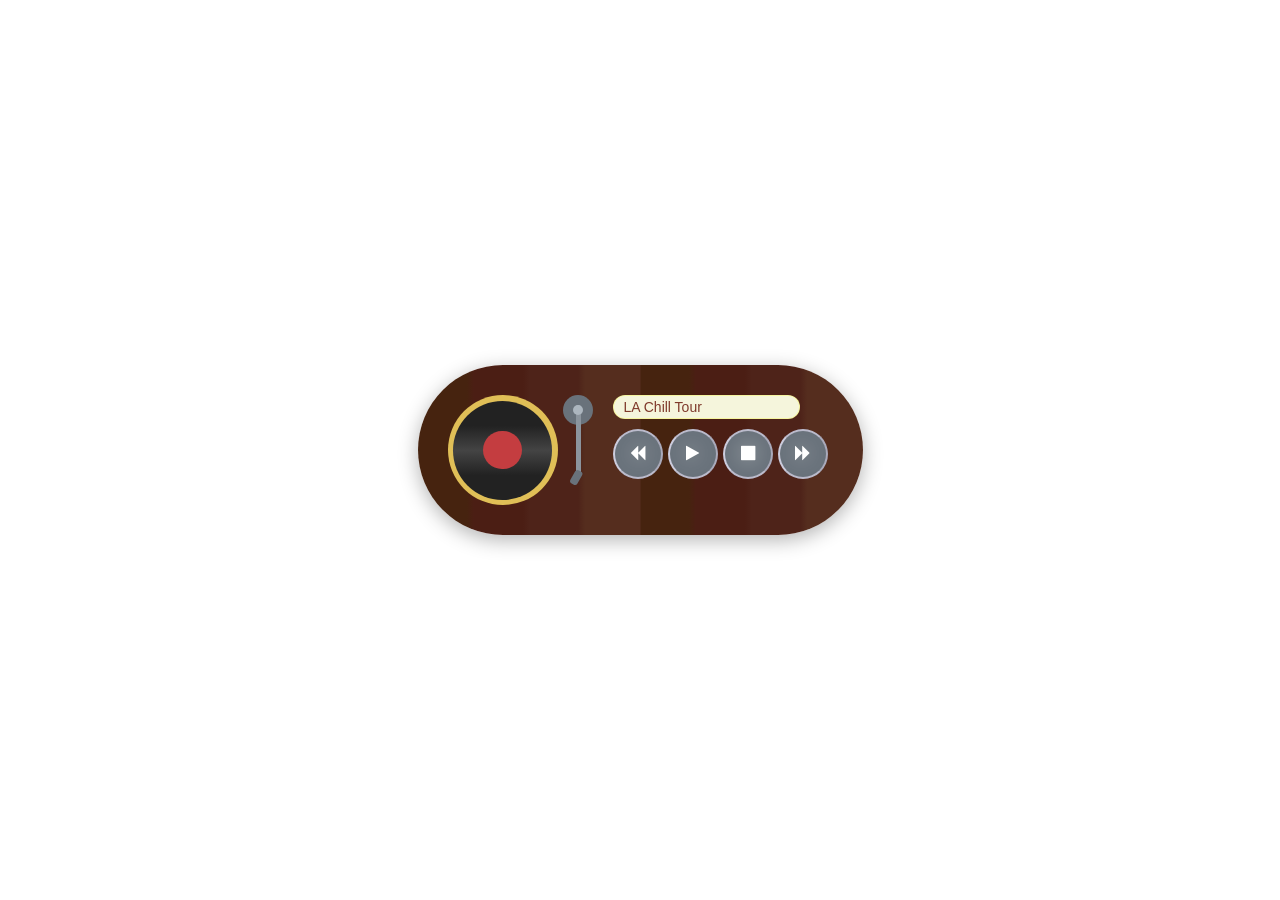
<file: task2/audioplayer/index.html>
<!DOCTYPE html>
<html lang="en">
<head>
  <meta charset="UTF-8">
  <meta name="viewport" content="width=device-width, initial-scale=1.0">
  <meta http-equiv="X-UA-Compatible" content="ie=edge">
  <title>Задача 3. Аудиоплеер | Домашнее задание к лекции 1.2</title>
  <link rel="stylesheet" href="css/style.css">
</head>
<body>
  <div class="mediaplayer">
  	<audio src="https://netology-code.github.io/hj-homeworks/html-element-collection/audioplayer/mp3/LA Chill Tour.mp3"></audio>
  	<div class="discarea">
  		<div class="disc">
  		</div>
  		<div class="stylus">
  			<div class="pivot"></div>
  			<div class="arm"></div>
  			<div class="head"></div>
  		</div>
  	</div>
  	<div class="controls">
  		<span class="title" title="LA Chill Tour"></span>
  		<div class="buttons">
  			<button class="back">
  				<i class="fa fa-backward"></i>
  			</button>
  			<button class="playstate">
  				<i class="fa fa-play"></i>
  				<i class="fa fa-pause"></i>
  			</button>
  			<button class="stop">
  				<i class="fa fa-stop"></i>
  			</button>
  			<button class="next">
  				<i class="fa fa-forward"></i>
  			</button>
  		</div>
  	</div>
  </div>
<script src="index.js"></script>
</body>
</html>
</file>
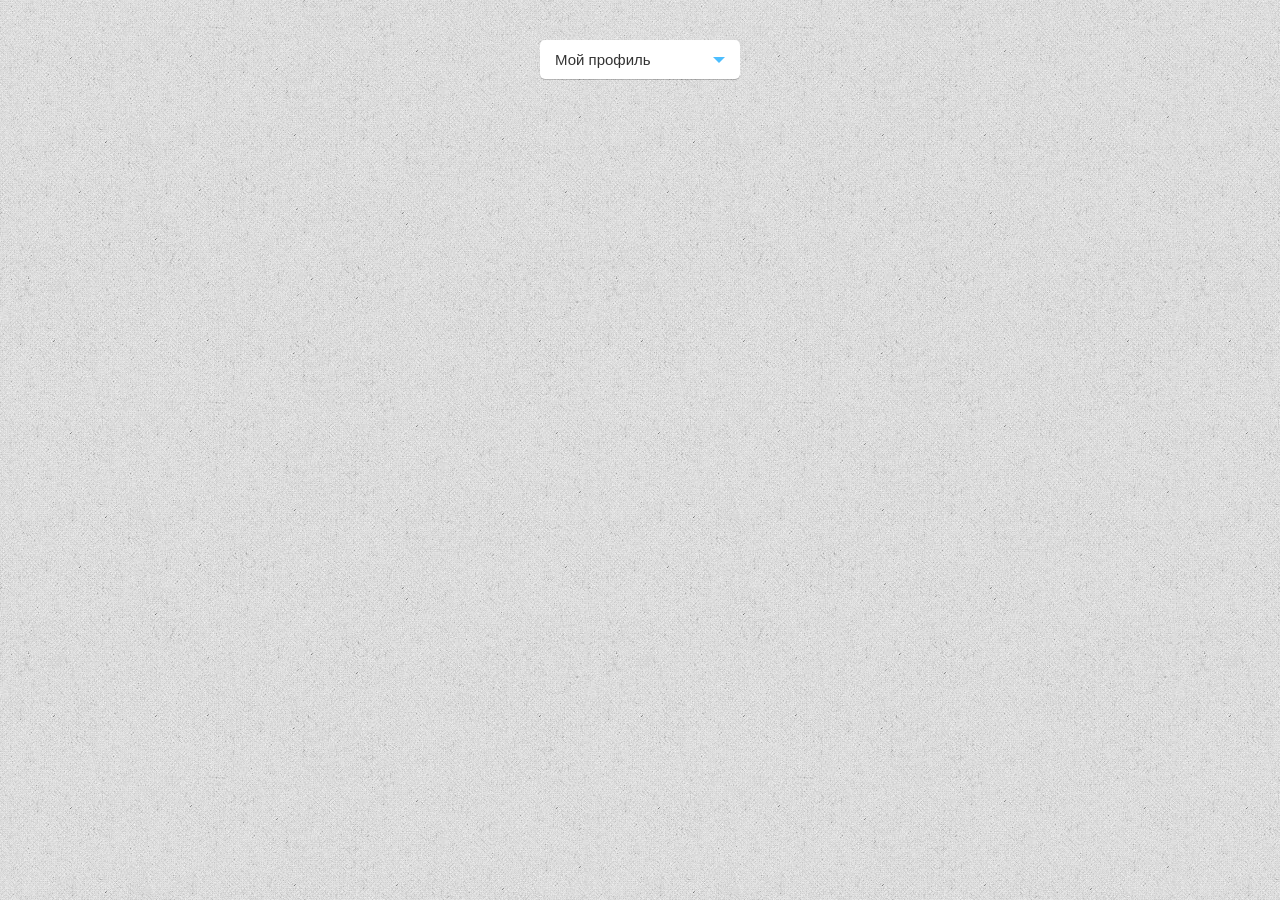
<file: task2/dropdown-menu/index.html>
<!DOCTYPE html>
<html lang="en">
<head>
  <meta charset="UTF-8">
  <meta name="viewport" content="width=device-width, initial-scale=1.0">
  <meta http-equiv="X-UA-Compatible" content="ie=edge">
  <title>Задача 1. Выпадающее меню | Домашнее задание к лекции 1.2</title>
  <link rel="stylesheet" href="css/style.css">
</head>
<body>
  <div class="wrapper-dropdown">Мой профиль
    <ul class="dropdown">
      <li><a href="#">Аватар</a></li>
      <li><a href="#">Настройки</a></li>
      <li><a href="#">Выйти</a></li>
    </ul>
  </div>
  <script src="index.js"></script>

</body>
</html>
</file>
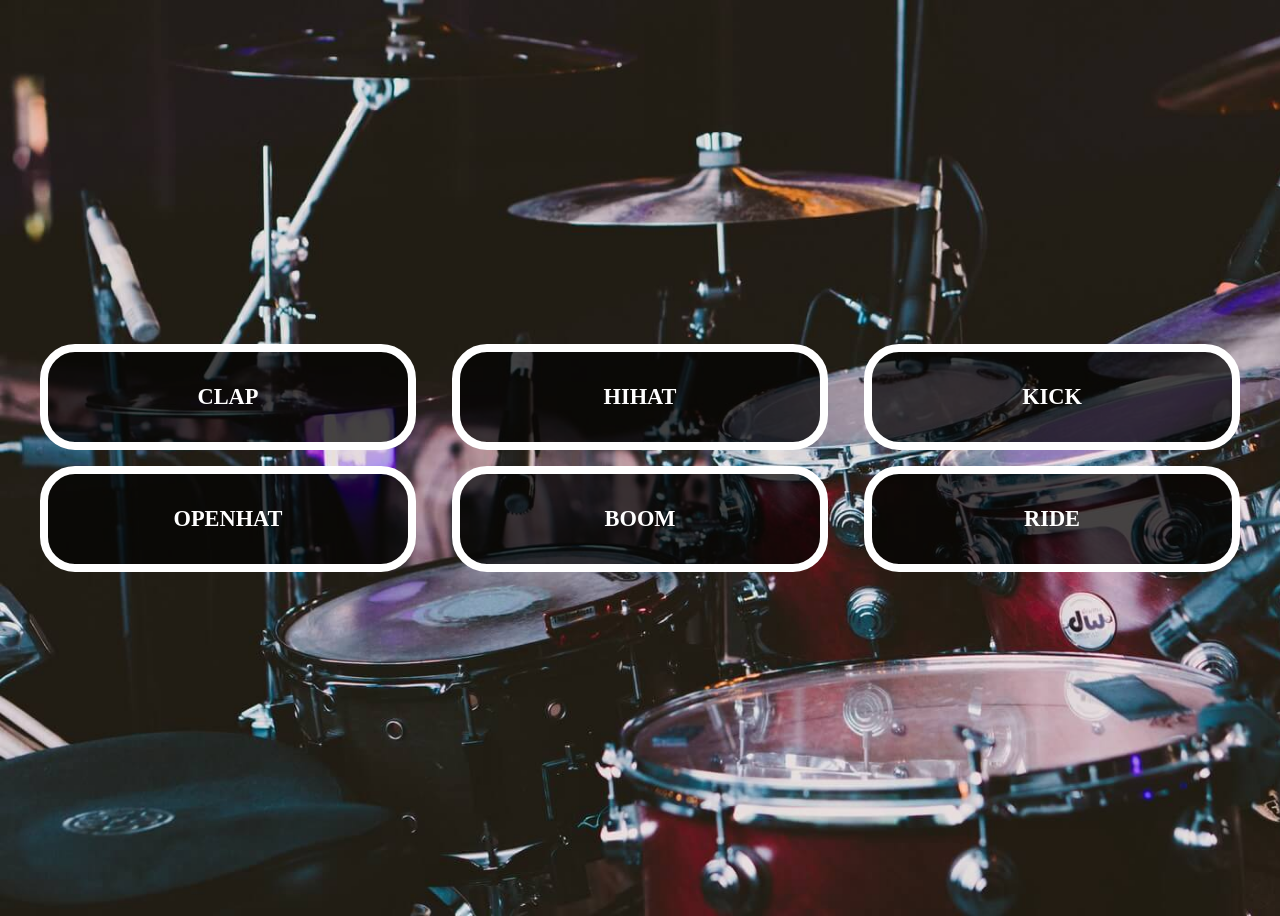
<file: task2/drum-machine/index.html>
<!DOCTYPE html>
<html lang="en">
<head>
  <meta charset="UTF-8">
  <meta name="viewport" content="width=device-width, initial-scale=1.0">
  <meta http-equiv="X-UA-Compatible" content="ie=edge">
  <title>Задача 2. Ударная установка | Домашнее задание к лекции 1.2</title>
  <link rel="stylesheet" href="css/style.css">
</head>
<body>
  <ul class="drum-kit">
    <li class="drum-kit__drum key-clap">
      <span class="drum-kit__drum__type">Clap</span>
  		<audio src="wav/clap.wav" class="audio-player"/>
  	</li>
  	<li class="drum-kit__drum key-hihat">
  	  <span class="drum-kit__drum__type">Hihat</span>
  		<audio src="wav/hihat.wav" class="audio-player"/>
  	</li>
  	<li class="drum-kit__drum key-kick">
      <span class="drum-kit__drum__type">Kick</span>
  		<audio src="wav/kick.wav" class="audio-player"/>
  	</li>
  	<li class="drum-kit__drum key-openhat">
      <span class="drum-kit__drum__type">Openhat</span>
  		<audio src="wav/openhat.wav" class="audio-player"/>
  	</li>
  	<li class="drum-kit__drum key-boom">
      <span class="drum-kit__drum__type">Boom</span>
  		<audio src="wav/boom.wav" class="audio-player"/>
  	</li>
  	<li class="drum-kit__drum key-ride">
      <span class="drum-kit__drum__type">Ride</span>
  		<audio src="wav/ride.wav" class="audio-player"/>
  	</li>
  </ul>
  <script src="index.js"></script>

</body>
</html>
</file>
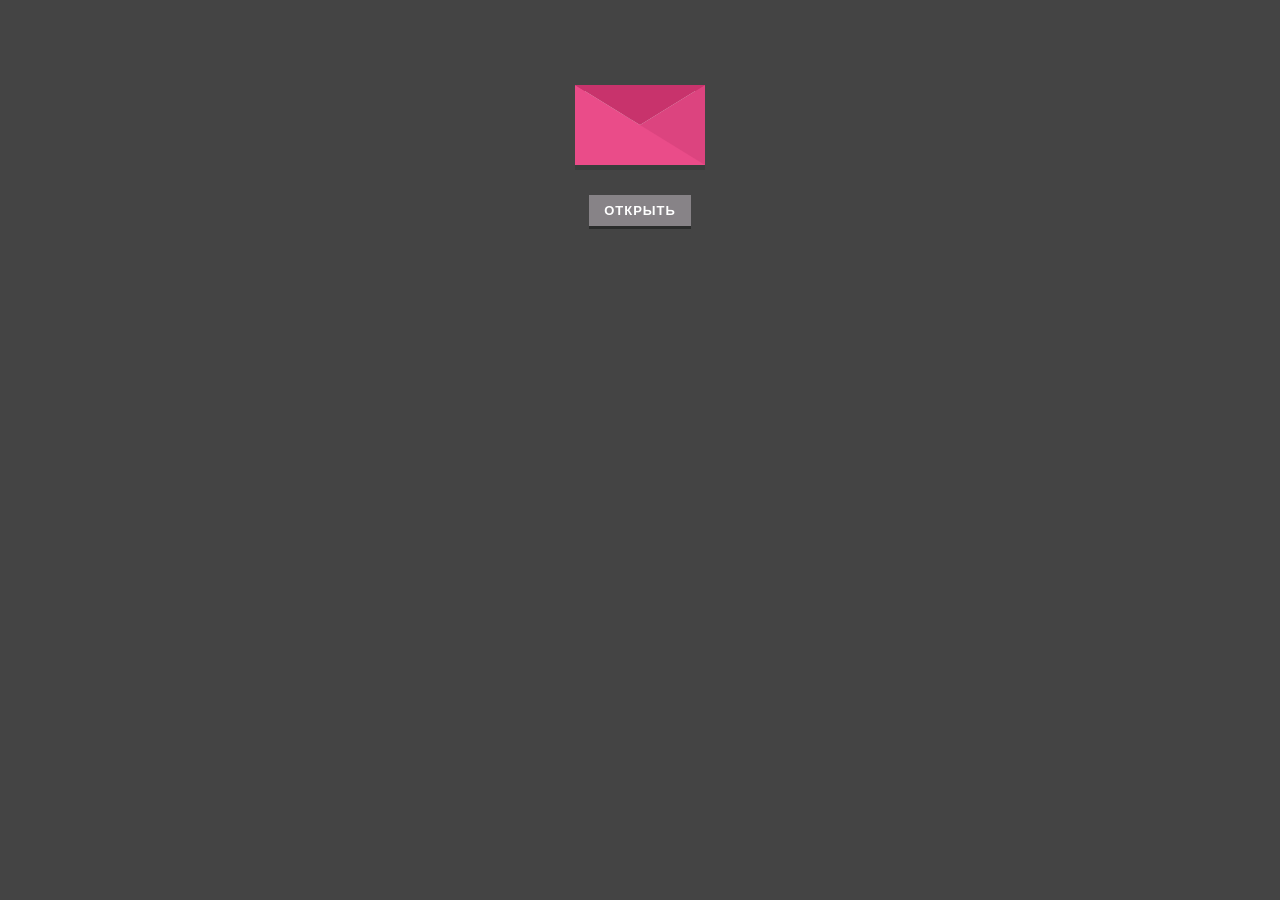
<file: task1/browser/errors/index.html>
<!DOCTYPE html>
<html lang="ru">
<head>
  <meta charset="UTF-8">
  <meta name="viewport" content="width=device-width, initial-scale=1.0">
  <meta http-equiv="X-UA-Compatible" content="ie=edge">
  <title>Ошибки</title>
  <link rel="stylesheet" href="css/main.css">
</head>
<body>
  <main class="container" id="mail">

    <div class="envelope">
      <div class="paper">
        <ul>
          <li></li>
          <li></li>
          <li></li>
          <li></li>
        </ul>
        <div class="noti">1</div>
      </div>
    </div>
    <div class="open"></div>

    <input id="open" type="button" value="Открыть">

  </main>
  <script src="./js/open.js"></script>
  <script src="./js/ui.js"></script>
</body>
</html>
</file>
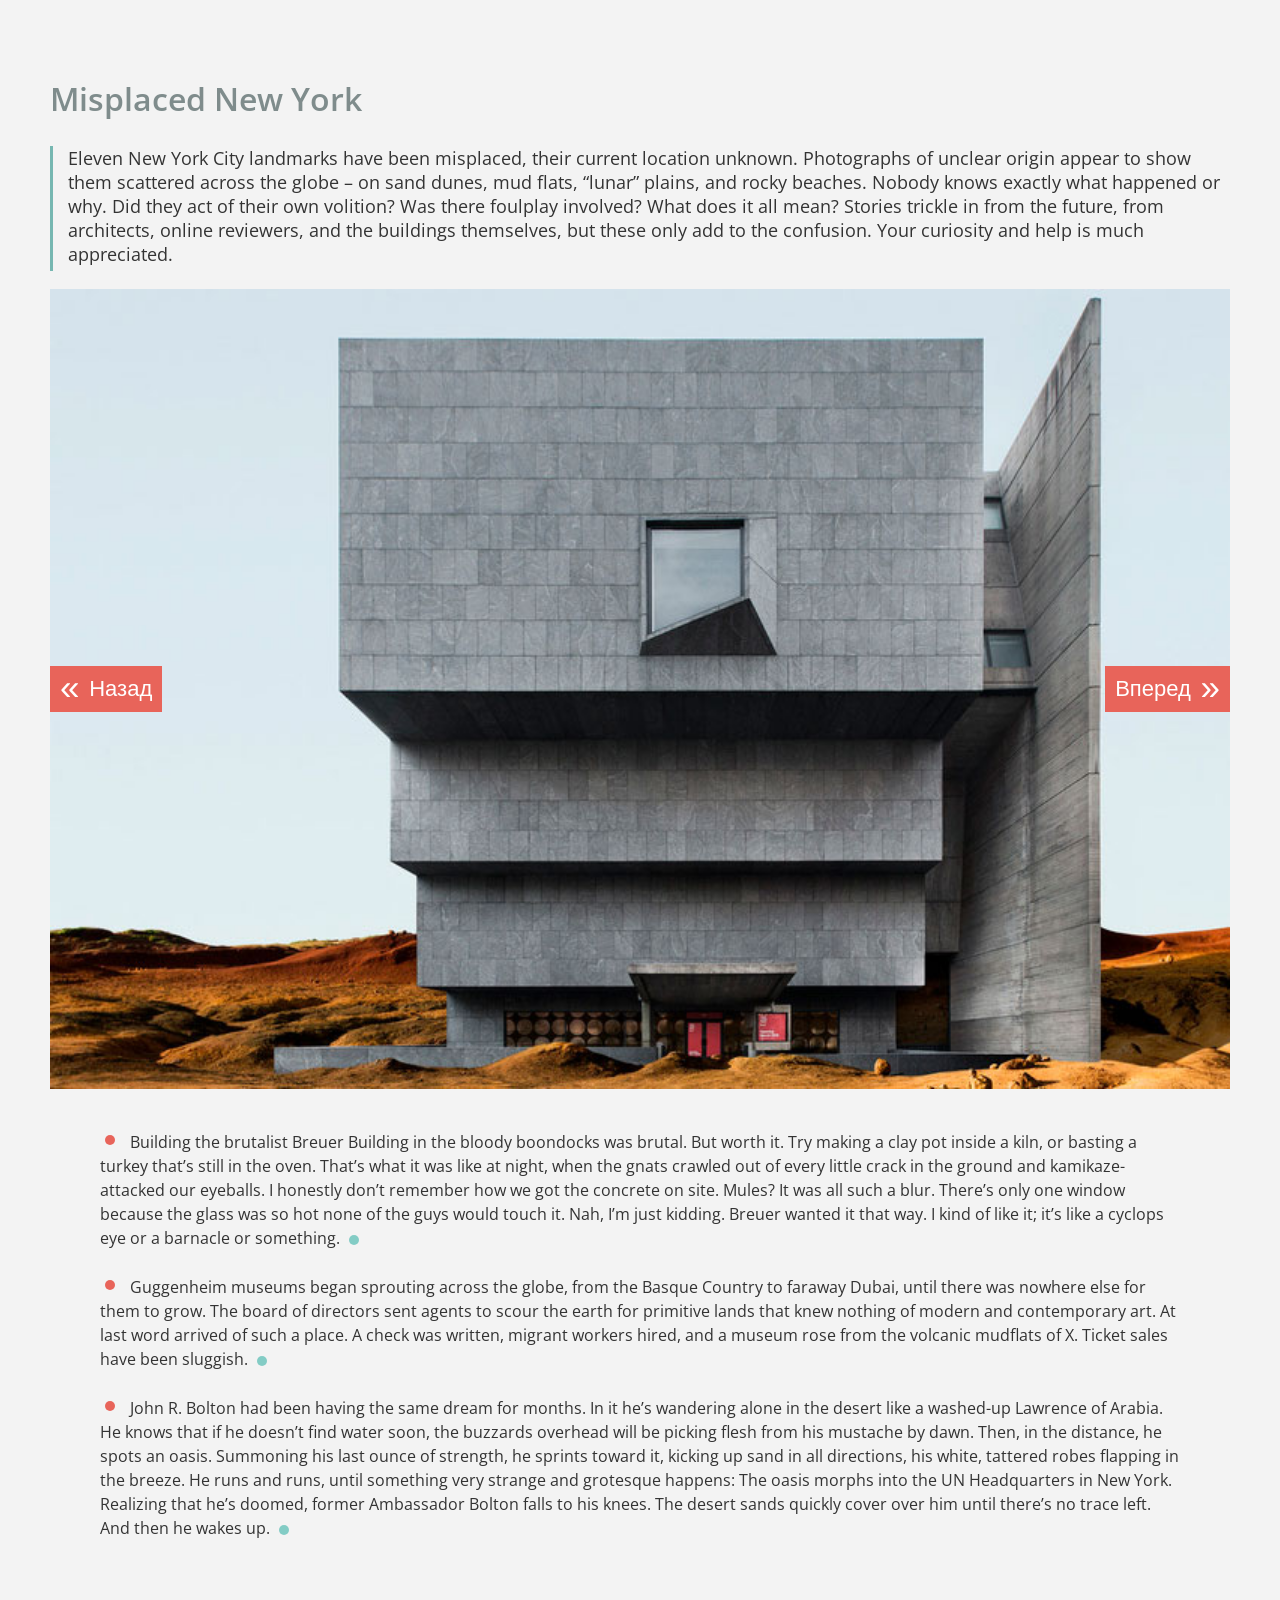
<file: task1/browser/gallery/index.html>
<!DOCTYPE html>
<html lang="ru">
<head>
  <meta charset="UTF-8">
  <meta name="viewport" content="width=device-width, initial-scale=1.0">
  <meta name="viewport" content="width=1280">
  <meta http-equiv="X-UA-Compatible" content="ie=edge">
  <title>Галерея</title>
  <link rel="stylesheet" href="css/styles.css">
</head>
<body>
  <article class="article-block">
    <h2 class="article-header">Misplaced New York</h2>
    <p class="article-description">
      Eleven New York City landmarks have been misplaced, their current location unknown. Photographs of unclear origin appear to show them scattered across the globe – on sand dunes, mud flats, “lunar” plains, and rocky beaches. Nobody knows exactly what happened or why. Did they act of their own volition? Was there foulplay involved? What does it all mean? Stories trickle in from the future, from architects, online reviewers, and the buildings themselves, but these only add to the confusion. Your curiosity and help is much appreciated.
    </p>

    <div class="article-gallery">
      <img id="currentPhoto" src="i/spinner.gif" alt="">
      <button id="prevPhoto">Назад</button>
      <button id="nextPhoto">Вперед</button>
    </div>

    <div class="article-text">
      <ul class="list">
        <li class="list-item">
          Building the brutalist Breuer Building in the bloody boondocks was brutal. But worth it. Try making a clay pot inside a kiln, or basting a turkey that’s still in the oven. That’s what it was like at night, when the gnats crawled out of every little crack in the ground and kamikaze-attacked our eyeballs. I honestly don’t remember how we got the concrete on site. Mules? It was all such a blur. There’s only one window because the glass was so hot none of the guys would touch it. Nah, I’m just kidding. Breuer wanted it that way. I kind of like it; it’s like a cyclops eye or a barnacle or something.
        </li>
        <li class="list-item">
          Guggenheim museums began sprouting across the globe, from the Basque Country to faraway Dubai, until there was nowhere else for them to grow. The board of directors sent agents to scour the earth for primitive lands that knew nothing of modern and contemporary art. At last word arrived of such a place. A check was written, migrant workers hired, and a museum rose from the volcanic mudflats of X. Ticket sales have been sluggish.
        </li>
        <li class="list-item">
          John R. Bolton had been having the same dream for months. In it he’s wandering alone in the desert like a washed-up Lawrence of Arabia. He knows that if he doesn’t find water soon, the buzzards overhead will be picking flesh from his mustache by dawn. Then, in the distance, he spots an oasis. Summoning his last ounce of strength, he sprints toward it, kicking up sand in all directions, his white, tattered robes flapping in the breeze. He runs and runs, until something very strange and grotesque happens: The oasis morphs into the UN Headquarters in New York. Realizing that he’s doomed, former Ambassador Bolton falls to his knees. The desert sands quickly cover over him until there’s no trace left. And then he wakes up.
        </li>
      </ul>
    </div>
  </article>
  <script src="index.js"></script>
</body>
</html>
</file>
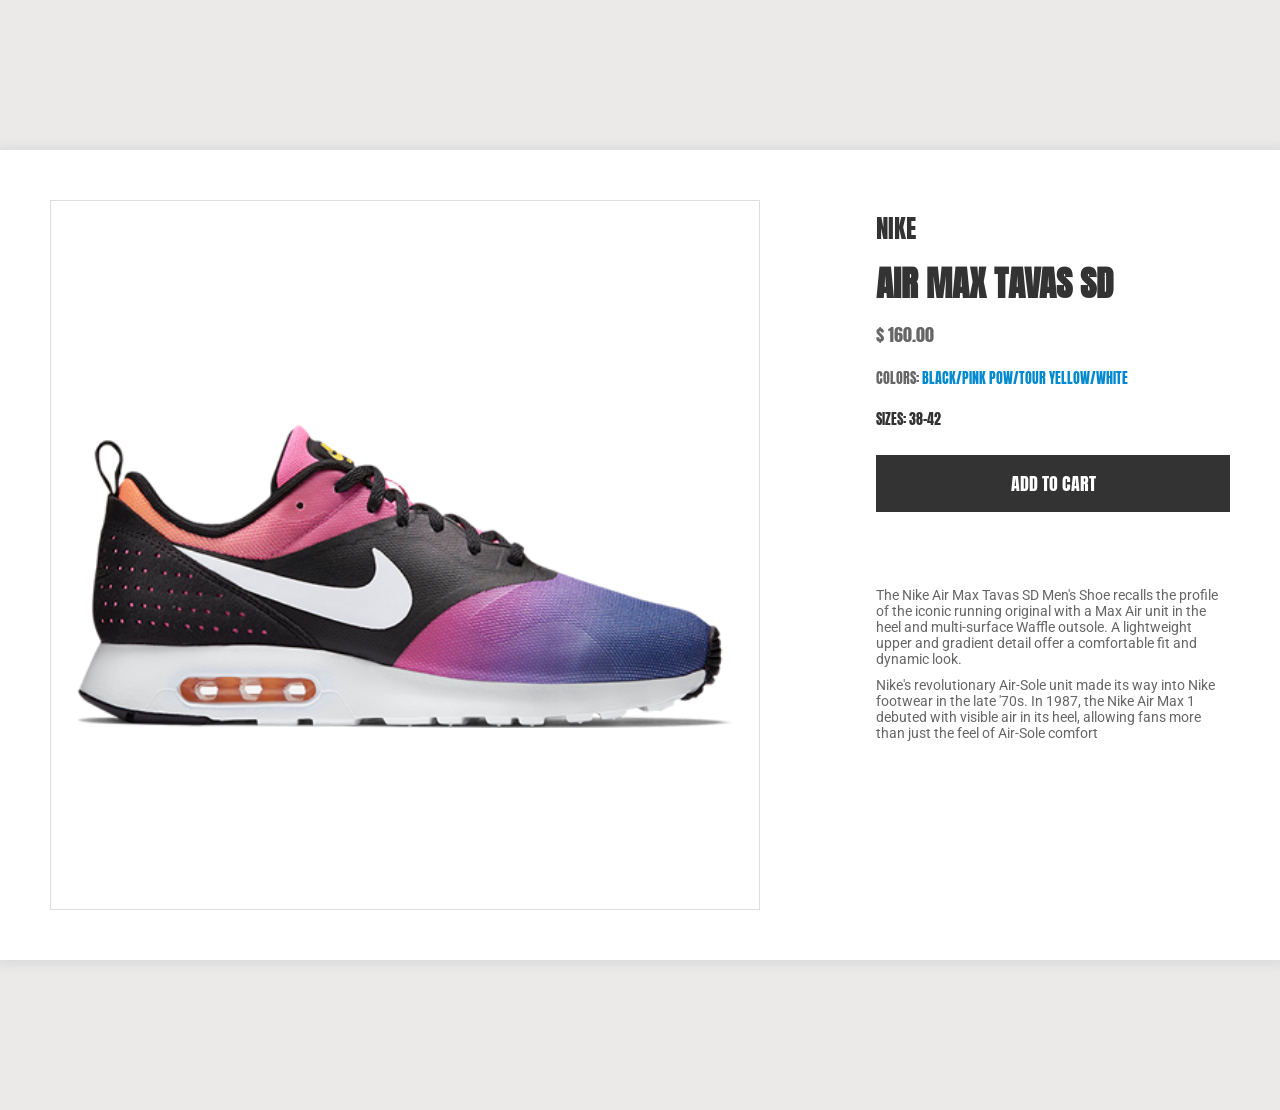
<file: task1/browser/slider/index.html>
<!DOCTYPE html>
<html lang="ru">
<head>
  <meta charset="UTF-8">
  <meta name="viewport" content="width=device-width, initial-scale=1.0">
  <meta name="viewport" content="width=1280">
  <meta http-equiv="X-UA-Compatible" content="ie=edge">
  <title>Слайдер</title>
  <link rel="stylesheet" href="css/styles.css">
</head>
<body>
  <section class="product-item">
    <div class="product-gallery">
      <img src="i/spinner.gif" alt="" id="slider">
    </div>
    <div class="product-data">
      <p class="product-firm">Nike</p>
      <h2 class="product-name">AIR MAX TAVAS SD</h2>
      <p class="product-price">160.00</p>
      <p class="product-colors">Black/Pink Pow/Tour Yellow/White</p>
      <p class="product-size">38-42</p>
      <button class="buy-btn">add to cart</button>

      <div class="product-info">
        <p class="product-description">
          The Nike Air Max Tavas SD Men's Shoe recalls the profile of the iconic running original with a Max Air unit in the heel and multi-surface Waffle outsole. A lightweight upper and gradient detail offer a comfortable fit and dynamic look.
        </p>
        <p class="product-description">
          Nike's revolutionary Air-Sole unit made its way into Nike footwear in the late '70s. In 1987, the Nike Air Max 1 debuted with visible air in its heel, allowing fans more than just the feel of Air-Sole comfort
        </p>
      </div>
    </div>
  </section>
  <script src="index.js"></script>
</body>
</html>
</file>
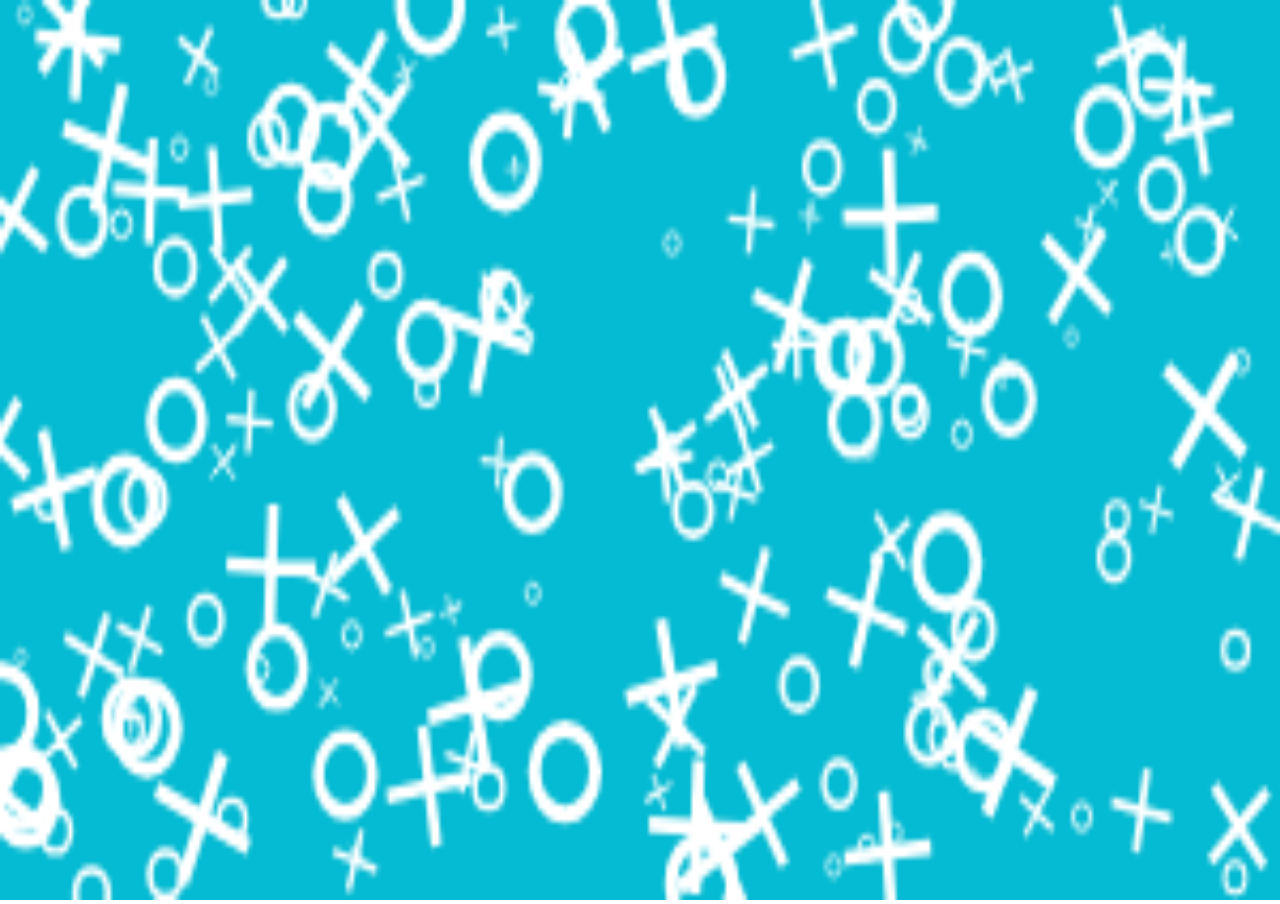
<file: task12/canvas/background/index.html>
<!DOCTYPE html>
<html lang="en">
<head>
  <meta charset="UTF-8">
  <meta name="viewport" content="width=device-width, initial-scale=1.0">
  <meta http-equiv="X-UA-Compatible" content="ie=edge">
  <title>Document</title>
  <link rel="stylesheet" href="./css/main.css">
</head>
<body>
  <canvas id="wall"></canvas>
  <script src="./js/background.js"></script>
</body>
</html>
</file>
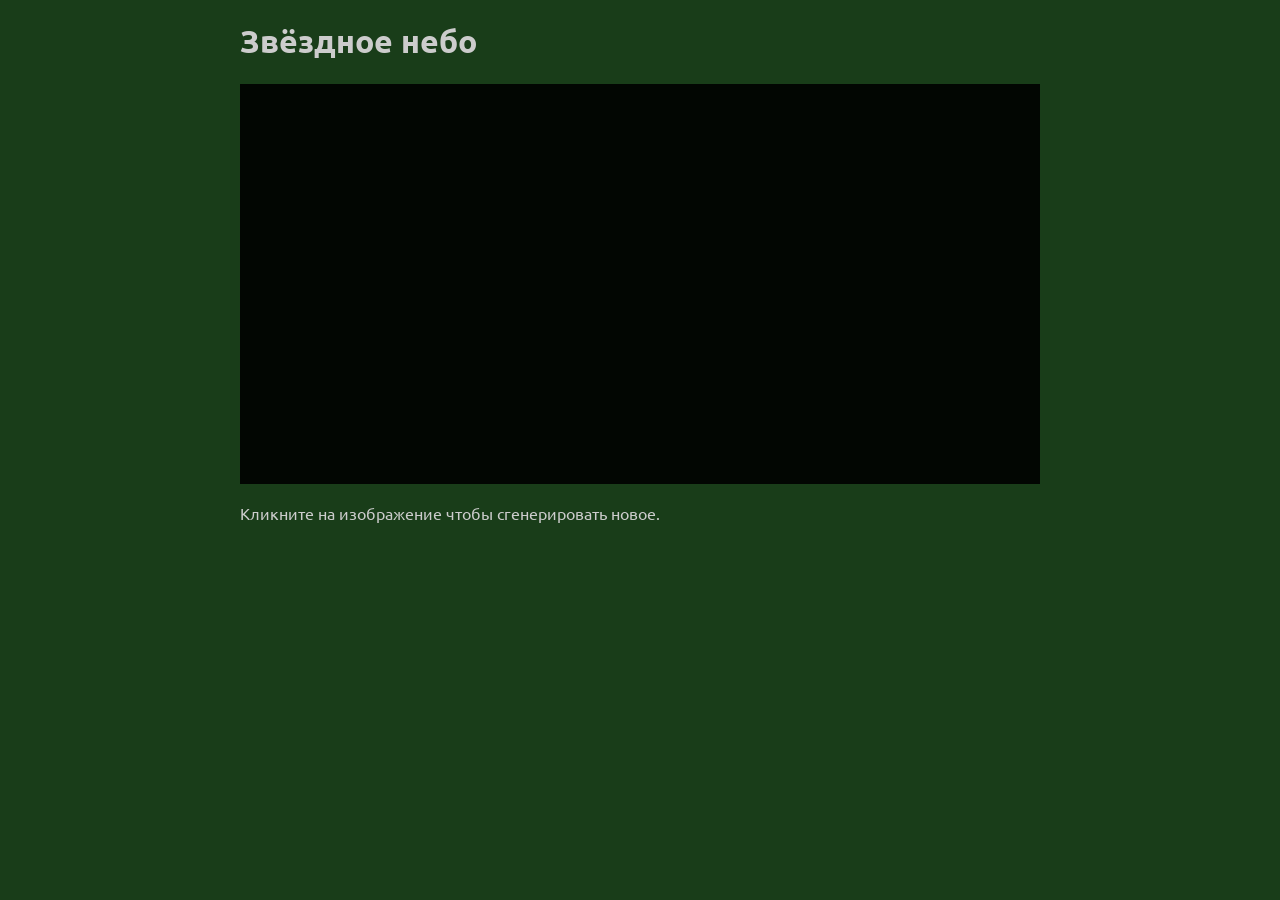
<file: task12/canvas/star-field/index.html>
<!DOCTYPE html>
<html lang="en">
<head>
  <meta charset="UTF-8">
  <meta name="viewport" content="width=device-width, initial-scale=1.0">
  <meta http-equiv="X-UA-Compatible" content="ie=edge">
  <title>Document</title>
  <link rel="stylesheet" href="./css/main.css">
</head>
<body>
  <h1>Звёздное небо</h1>
  <canvas id="canvas"></canvas>
  <p>Кликните на изображение чтобы сгенерировать новое.</p>
  <script src="star.js"></script>
</body>
</html>
</file>
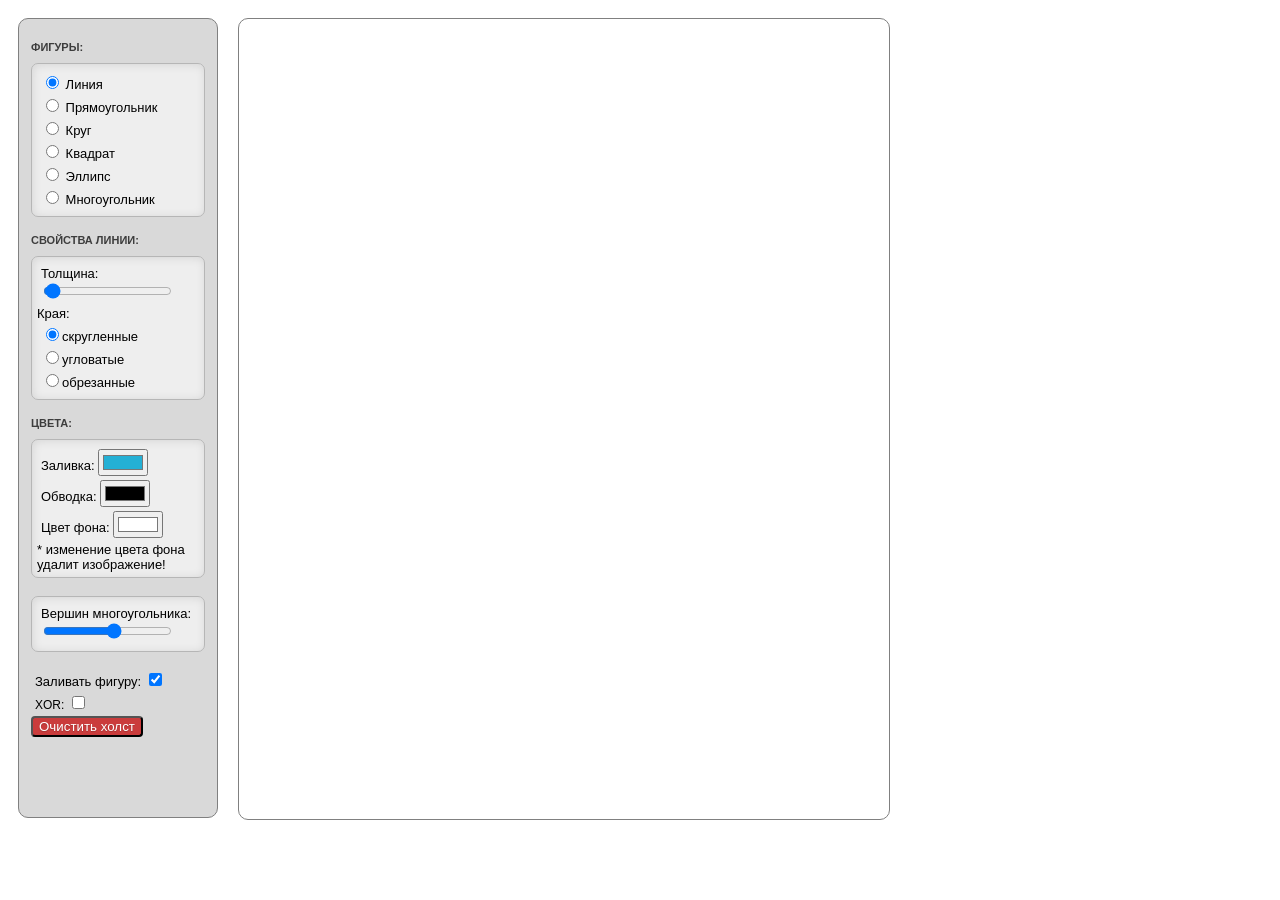
<file: task13/comet/draw/index.html>
<!DOCTYPE html>
<html lang="ru">
<head>
  <meta charset="UTF-8">
  <meta name="viewport" content="width=device-width, initial-scale=1.0">
  <meta http-equiv="X-UA-Compatible" content="ie=edge">
  <title>Document</title>
  <link rel="stylesheet" href="./css/main.css">
</head>
<body>
  <div class="controls">
    <h3>Фигуры:</h3>
    <div class="lightBorder">
      <p><label><input type="radio" name="shape" value="line" checked="checked"> Линия</label></p>
      <p><label><input type="radio" name="shape" value="rect"> Прямоугольник</label></p>
      <p><label><input type="radio" name="shape" value="circle"> Круг</label></p>
      <p><label><input type="radio" name="shape" value="square"> Квадрат</label></p>
      <p><label><input type="radio" name="shape" value="ellipse"> Эллипс</label></p>
      <p><label><input type="radio" name="shape" value="polygon"> Многоугольник</label></p>
    </div>
    <h3>Свойства линии:</h3>
    <div class="lightBorder">
      <p><label>Толщина: <input id="lineWidth" type="range" step="1" min="1" max="200" value="4"></label></p>
      Края:
      <p><label><input name="lineCap" value="round" type="radio" checked="checked">скругленные</label></p>
      <p><label><input name="lineCap" value="square" type="radio">угловатые</label></p>
      <p><label><input name="lineCap" value="butt" type="radio">обрезанные</label></p>

    </div>
    <h3>Цвета:</h3>
    <div class="lightBorder">
      <p><label>Заливка: <input id="fillColor" type="color" step="1" value="#24B0D5"></label></p>
      <p><label>Обводка: <input id="strokeColor" type="color" step="1"></label></p>
      <p><label>Цвет фона: <input id="backgroundColor" type="color" step="1" value="#ffffff"></label></p>
      * изменение цвета фона удалит изображение!
    </div>
    <div class="lightBorder">
      <p><label>Вершин многоугольника: <input id="polygonSides" type="range" step="1" min="3" max="12"></label></p>
    </div>

    <p><label>Заливать фигуру: <input id="fillBox" type="checkbox" checked="checked"></label></p>
    <p><label style="font-size:12px;">XOR: <input id="xor" type="checkbox"></label></p>

    <button class="button-error pure-button" type="button" id="clearCanvas" name="button">Очистить холст</button>
  </div>


  <canvas id="canvas" width="650" height="800"></canvas>
  <script src="./js/draw.js"></script>
  <script src="./js/socket.js"></script>
</body>
</html>
</file>
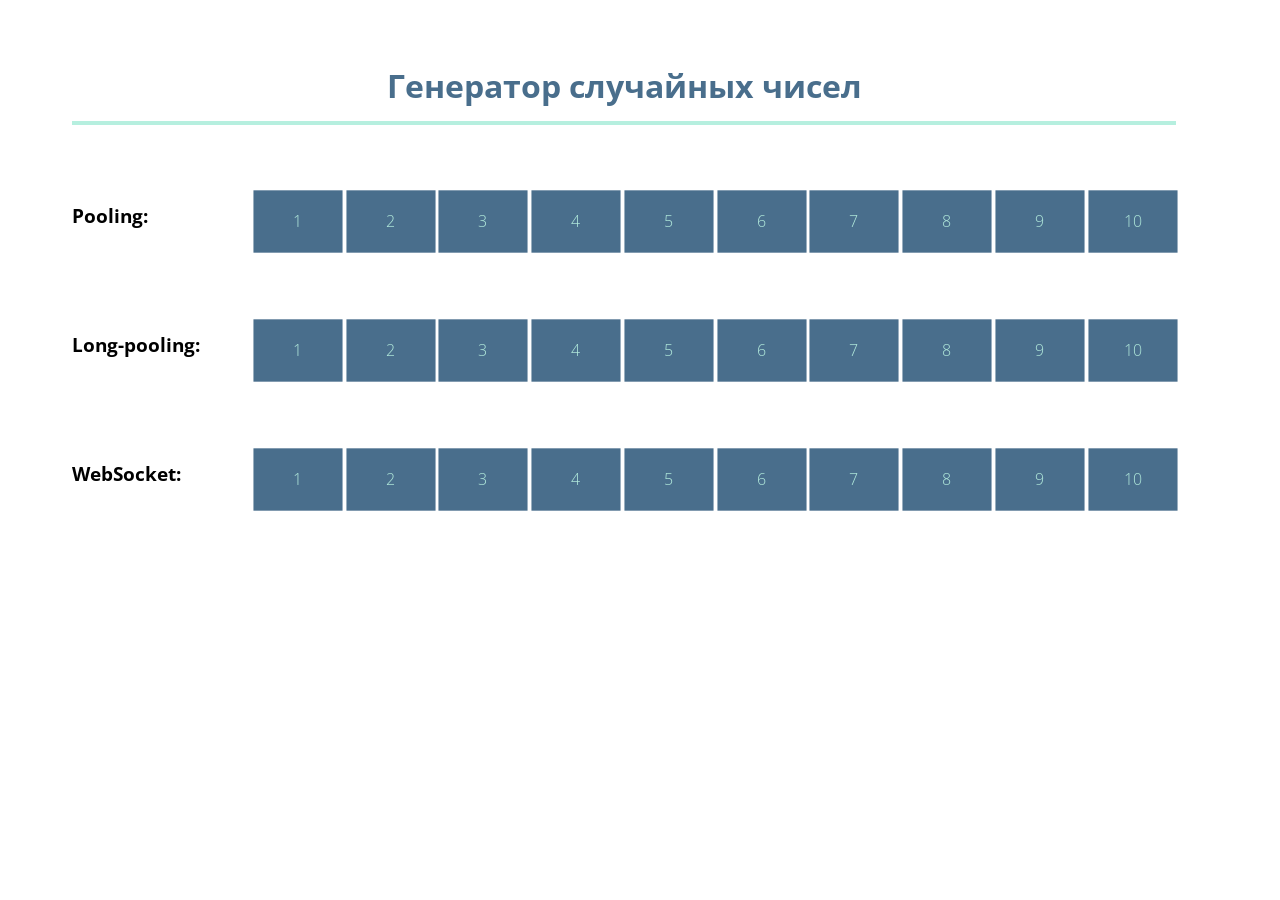
<file: task13/comet/random/index.html>
<!DOCTYPE html>
<html lang="ru">
<head>
  <meta charset="UTF-8">
  <meta name="viewport" content="width=device-width, initial-scale=1.0">
  <meta http-equiv="X-UA-Compatible" content="ie=edge">
  <title>Document</title>
  <link rel="stylesheet" href="./css/main.css">
</head>
<body>
  <main>
    <h1>Генератор случайных чисел</h1>
    <section class="pooling">
      <h2>Pooling:</h2>
      <div>1</div>
      <div>2</div>
      <div>3</div>
      <div>4</div>
      <div>5</div>
      <div>6</div>
      <div>7</div>
      <div>8</div>
      <div>9</div>
      <div>10</div>
    </section>
    <section class="long-pooling">
      <h2>Long-pooling:</h2>
      <div>1</div>
      <div>2</div>
      <div>3</div>
      <div>4</div>
      <div>5</div>
      <div>6</div>
      <div>7</div>
      <div>8</div>
      <div>9</div>
      <div>10</div>
    </section>
    <section class="websocket">
      <h2>WebSocket:</h2>
      <div>1</div>
      <div>2</div>
      <div>3</div>
      <div>4</div>
      <div>5</div>
      <div>6</div>
      <div>7</div>
      <div>8</div>
      <div>9</div>
      <div>10</div>
    </section>
  </main>
  <script src="./js/pooling.js"></script>
  <script src="./js/long-pooling.js"></script>
  <script src="./js/websocket.js"></script>
  <script src="./js/highlight.js"></script>
</body>
</html>
</file>
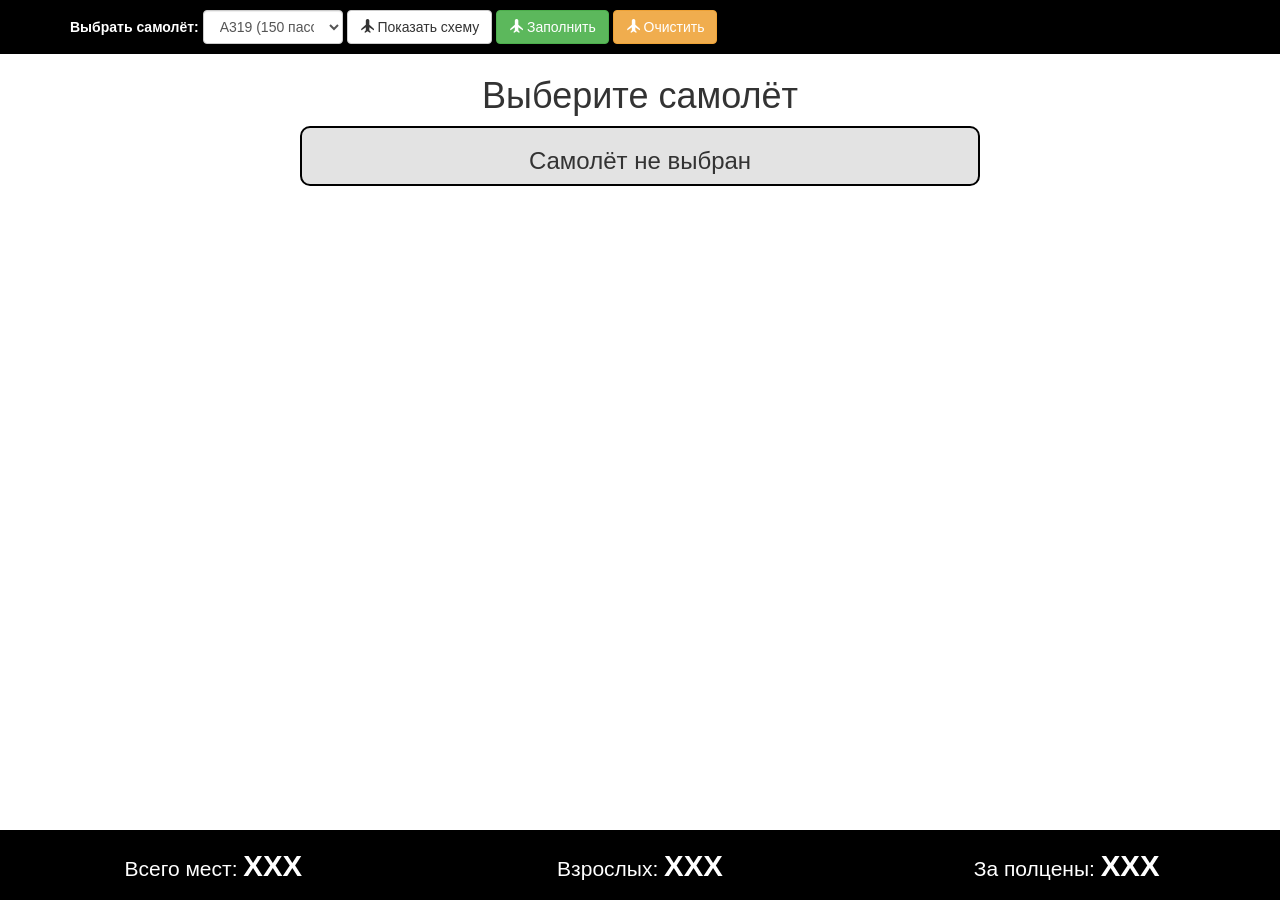
<file: task14/dom-from-zero/plane/index.html>
<!DOCTYPE html>
<html lang="ru">
  <head>
    <meta charset="UTF-8">
    <meta name="viewport" content="width=device-width, initial-scale=1.0">
    <meta http-equiv="X-UA-Compatible" content="ie=edge">
    <title>Document</title>
    <link rel="stylesheet" href="https://cdnjs.cloudflare.com/ajax/libs/twitter-bootstrap/3.3.7/css/bootstrap.min.css">
    <link rel="stylesheet" href="./css/main.css">
  </head>
  <body>
    <div class="header-bar affix">
      <div class="container">
        <div class="row">
          <div class="col-xs-12 header-controls">
            <form class="form-inline">
              <div class="form-group">
                <label class="control-label" for="acSelect">Выбрать самолёт:</label>
                <select class="form-control" name="ACSelect" id="acSelect" style="width: 10em">
                  <option value="a319">A319 (150 пассажиров)</option>
                  <option value="a320">A320 (180 пассажиров)</option>
                  <option value="a320x">A320 (186 пассажиров)</option>
                  <option value="a321">A321 (230 пассажиров)</option>
                </select>
              </div>
              <div class="form-group">
                <button class="btn btn-default" id="btnSeatMap"><span class="glyphicon glyphicon-plane"></span> Показать схему</button>
              </div>
              <div class="form-group">
                <button class="btn btn-success" id="btnSetFull"><span class="glyphicon glyphicon-plane"></span> Заполнить</button>
              </div>
              <div class="form-group">
                <button class="btn btn-warning" id="btnSetEmpty"><span class="glyphicon glyphicon-plane"></span> Очистить</button>
              </div>
            </form>
          </div>
        </div>
      </div>
    </div>

    <div class="main-view container">
      <div class="row">
        <div class="col-xs-12">
          <h1 class="text-center" id="seatMapTitle">Выберите самолёт</h1>
        </div>
      </div>
      <div class="row">
        <div class="col-xs-12 seating-chart block-center" id="seatMapDiv">
          <h3 class="text-center">Самолёт не выбран</h3>
        </div>
      </div>
    </div>
    <div class="total-bar container">
      <div class="row text-center total-contents">
        <div class="col-xs-4">Всего мест: <span class="total-number" id="totalPax">XXX</span></div>
        <div class="col-xs-4">Взрослых: <span class="total-number" id="totalAdult">XXX</span></div>
        <div class="col-xs-4">За полцены: <span class="total-number" id="totalHalf">XXX</span></div>
      </div>
    </div>
    <script src="./js/scheme.js"></script>
  </body>
</html>
</file>
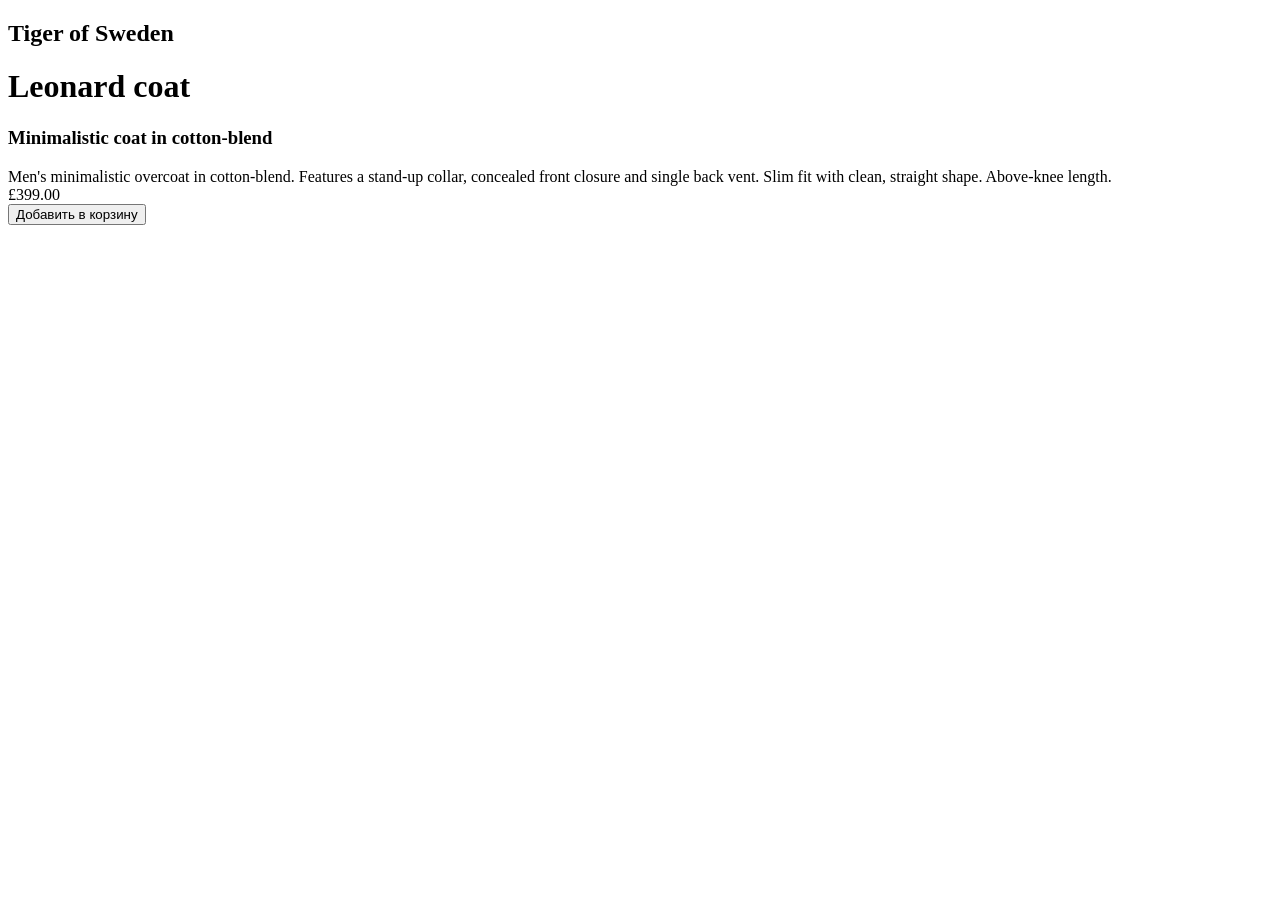
<file: task14/dom-from-zero/store/index.html>
<!DOCTYPE html>
<html lang="ru">
  <head>
    <meta charset="UTF-8">
    <meta name="viewport" content="width=device-width, initial-scale=1.0">
    <meta http-equiv="X-UA-Compatible" content="ie=edge">
    <title>Document</title>
    <link rel="stylesheet" href="https://netology-code.github.io/ra-homeworks/jsx/store/css/main.css">
  </head>
  <body>
    <div class="container">
      <div class="background-element"></div>
      <div class="highlight-window">
        <div class="highlight-overlay"></div>
      </div>
      <div class="window" id="root"></div>
    </div>
    <script src="./js/dom.js"></script>
    <script src="./js/app.js"></script>
  </body>
</html>
</file>
<file: task2/dropdown-menu/css/style.css>
@import "reset.min.css";

*,
*:after,
*:before {
  box-sizing: border-box;
}

body {
font-family: 'Lato', 'Arial', sans-serif;
background: #DDD url('../i/bg.jpg');
font-weight: 300;
font-size: 15px;
color: #333333;
-webkit-font-smoothing: antialiased;
overflow-y: scroll;
overflow-x: hidden;
}

.wrapper-dropdown {
  /* Size & position */
  position: relative;
  width: 200px;
  margin: 40px auto;
  padding: 12px 15px;

  /* Styles */
  background: #FFFFFF;
  border-radius: 5px;
  box-shadow: 0 1px 0 rgba(0,0,0,0.2);
  cursor: pointer;
  outline: none;
  -webkit-transition: all 0.3s ease-out;
  -moz-transition: all 0.3s ease-out;
  -ms-transition: all 0.3s ease-out;
  -o-transition: all 0.3s ease-out;
  transition: all 0.3s ease-out;
}

/* Little arrow */
.wrapper-dropdown:after {
  content: "";
  width: 0;
  height: 0;
  position: absolute;
  top: 50%;
  right: 15px;
  margin-top: -3px;
  border-width: 6px 6px 0 6px;
  border-style: solid;
  border-color: #4cbeff transparent;
}

/* Size & position */
.wrapper-dropdown .dropdown {
  position: absolute;
  top: 100%;
  left: 0;
  right: 0;

  /* Styles */
  background: #FFFFFF;
  border-radius: 0 0 5px 5px;
  border: 1px solid rgba(0,0,0,0.2);
  border-top: none;
  border-bottom: none;
  list-style: none;
  -webkit-transition: all 0.3s ease-out;
  -moz-transition: all 0.3s ease-out;
  -ms-transition: all 0.3s ease-out;
  -o-transition: all 0.3s ease-out;
  transition: all 0.3s ease-out;

  /* Hiding */
  max-height: 0;
  overflow: hidden;
}

.wrapper-dropdown .dropdown li {
  padding: 0 10px ;
}

.wrapper-dropdown .dropdown li a {
  display: block;
  text-decoration: none;
  color: #333333;
  padding: 10px 0;
  transition: all 0.3s ease-out;
  border-bottom: 1px solid #e6e8ea;
}

.wrapper-dropdown .dropdown li:last-of-type a {
  border: none;
}

.wrapper-dropdown .dropdown li i {
  margin-right: 5px;
  color: inherit;
  vertical-align: middle;
}

/* Hover state */
.wrapper-dropdown .dropdown li:hover a {
  color: #57a9d9;
}

/* Active state */
.wrapper-dropdown.active {
  border-radius: 5px 5px 0 0;
  background: #4cbeff;
  box-shadow: none;
  border-bottom: none;
  color: #FFFFFF;
}

.wrapper-dropdown.active:after {
  border-color: #82d1ff transparent;
}

.wrapper-dropdown.active .dropdown {
  border-bottom: 1px solid rgba(0,0,0,0.2);
  max-height: 400px;
}
</file>
<file: task2/drum-machine/css/style.css>
body {
  display: flex;
  justify-content: center;
  min-height: 100vh;
  align-items: center;
  background: url('../i/drum-machine.jpeg');
  background-size: cover;
  background-repeat: no-repeat;
}

.drum-kit {
  margin: 0;
  padding: 0 2em;
  width: 100%;
  display: flex;
  justify-content: space-between;
  list-style: none;
  flex-wrap: wrap;
}

.drum-kit__drum {
 cursor: pointer;
 display: block;
 width: 30%;
 text-align: center;
 padding: 2em 0;
 margin: .5em 0;
 border: .5em solid #FFFFFF;
 border-radius: 35px;
 color: #FFFFFF;
 transition: 50ms ease-in;
 background: rgba(0, 0, 0, 0.7);
}

.drum-kit__drum:hover {
  transform: scale(1.1);
  transition: 50ms ease-in;
}


.drum-kit__drum--active {
  background: #FFFFFF;
  color: #000000;
  transform: scale(1.1);
}

.drum-kit__drum__key {
  user-select: none;
  font-size: 2em;
  font-weight: bold;
  display: block;
}

.drum-kit__drum__type {
  font-size: 1.4em;
  font-weight: bold;
  user-select: none;
  text-transform: uppercase;
}
</file>
<file: task1/browser/errors/css/main.css>
* {
  box-sizing: border-box;
}

html {
  background: #444444;
}

.container {
  width: 130px;
  margin: 20px auto;
  text-align: center;
  position: relative;
}

.envelope {
  background: #ca336d;
  width: 100%;
  height: 80px;
  position: relative;
  box-shadow: 0 5px 0 #3a3d3c;
  margin: 85px 0 30px 0;
  z-index: 1;
}

.envelope:before,
.envelope:after {
  content: "";
  position: absolute;
  bottom: 0;
}

.envelope:before {
  right: 0;
  border-bottom: 0px solid transparent;
  border-top: 80px solid transparent;
  border-right: 130px solid #dc447f;
  z-index: 1;
}

.envelope:after {
  left: 0;
  border-bottom: 0px solid transparent;
  border-top: 80px solid transparent;
  border-left: 130px solid #ea4c89;
  z-index: 1;
}

.open {
  border-right: 65px solid transparent;
  border-top: 40px solid #c8336c;
  border-left: 65px solid transparent;
  position: absolute;
  z-index: 9999;
  left: 0;
  top: 0;
  transform-origin: 0% 0%;
}

.paper {
  width: 110px;
  height: 75px;
  position: absolute;
  bottom: 0;
  left: 50%;
  margin-left: -55px;
  background: #f2f2f2;
  z-index: 0;
}

.paper:before {
  content: "";
  position: absolute;
}

.paper:before {
  width: 110px;
  height: 75px;
  background: rgba(177,177,177,0.1);
  bottom: 0;
  left: 0;
}

.noti {
  position: absolute;
  top: -15px;
  right: -15px;
  width: 35px;
  height: 35px;
  border-radius: 35px;
  color: #fff;
  font: bold 20px/36px "Helvetica";
  text-align: center;
  background: #2ecc71;
  box-shadow: 0 4px 0 rgba(216,217,216, 0.7);
  opacity: 0;
}

ul {
  margin: 25px auto 0 auto;
  padding: 0;
  display: block;
  width: 80%;
}

li {
  list-style: none;
  background: #d3d3d3;
  width: 100%;
  height: 5px;
  margin-bottom: 5px;
}

li:nth-child(1) {
  width: 50%;
}

li:nth-child(2) {
  margin-bottom: 20px;
  width: 20%;
}

input {
  border: none;
  background: #878387;
  text-decoration: none;
  text-transform: uppercase;
  color: #fff;
  letter-spacing: 1px;
  font: bold 13px "helvetica";
  padding: 8px 15px;
  box-shadow: 0 3px 0 #2a2c2b;
}

input:active,
input:hover {
   box-shadow: 0 1px 0 #2a2c2b;
}

/* TRIGGER ANIMATIONS */
.is-active .open {
  animation: foldUp 1s ease-in-out;
  animation-fill-mode: forwards;
}

.is-active .paper {
  animation: paperUp 1.5s ease-in-out;
  animation-fill-mode: forwards;
  animation-delay: 1s; /* W3C and Opera */
}

.is-active .noti {
  animation: noti 0.5s ease-in-out;
  animation-fill-mode: forwards;
  animation-delay: 2s; /* W3C and Opera */
}

/* ANIMATIONS */
@keyframes foldUp {
  from {
    transform: rotateX(0deg);
  }
  to {
    transform:rotateX(180deg);
    z-index: 0;
  }
}

@keyframes noti {
  from {
    opacity: 0;
  } to {
    opacity: 1;
   }
}


@keyframes paperUp {
  from {
      height: 75px;
  } 60% {
      height: 130px;
  } 70% {
      height: 110px;
  } 80% {
      height: 130px;
  } 90% {
      height: 120px;
  } 100% {
      height: 130px;
  }
}
</file>
<file: task1/browser/gallery/css/styles.css>
@import url('https://fonts.googleapis.com/css?family=Open+Sans:400,700,800');

body {
  font-family: 'Open Sans', sans-serif;
  width: 1280px;
  margin: 0 auto;
  color: #333333;
  background-color: #76c7c0;
}

button {
  background-color: #e8645a;
  border: none;
  outline: none;
  color: #ffffff;
  font-size: 22px;
  font-weight: 500;
  position: absolute;
  top: 50%;
  transform: translateY(-50%);
  padding: 10px;
  transition: 0.6s;
}

button:hover {
  background-color: #ffffff;
  color: #e8645a;
  transition: 0.6s;
  cursor: pointer;
}

.article-block {
  background-color: #f3f3f3;
  padding: 50px;
  height: 100%;
}

.article-header {
  font-weight: 600;
  font-size: 32px;
  color: #7f8c8c;
}

.article-description {
  height: 125px;
  font-size: 18px;
}

.article-description::before {
  content: "";
  display: block;
  height: 100%;
  width: 3px;
  margin-right: 15px;
  background: #76b7b1;
  float: left;
}

.article-gallery {
  width: 100%;
  height: 800px;
  overflow: hidden;
  position: relative;
}

.article-gallery img {
  min-width: 100%;
  min-height: 100%;
  display: block;
}

.article-gallery img::after {
  content: attr(alt);
  display: block;
}

#prevPhoto {
  left: 0;
}

#prevPhoto::before {
  content: "« ";
  font-size: 35px;
  line-height: 22px;
  vertical-align: text-top;
}

#nextPhoto {
  right: 0;
}

#nextPhoto::after {
  content: " »";
  font-size: 35px;
  line-height: 22px;
  vertical-align: text-top;
}

.article-text {
  padding: 25px 50px;
}

.list {
  list-style-type: none;
  padding: 0;
}

.list-item {
  margin-bottom: 25px;
  text-indent: 10px;
  line-height: 1.5;
}

.list-item::before {
  content: "";
  display: block;
  width: 10px;
  height: 10px;
  margin: 5px;
  border-radius: 50%;
  float: left;
  background-color: #e8645a;
}

.list-item::after {
  content: "";
  display: inline-block;
  width: 10px;
  height: 10px;
  margin: 5px;
  border-radius: 50%;
  background-color: #83ccc5;
  vertical-align: middle;
}
</file>
<file: task1/browser/slider/css/styles.css>
@import url('https://fonts.googleapis.com/css?family=Anton|Roboto');

/* font-family: 'Anton', sans-serif; */
/* font-family: 'Roboto', sans-serif; */

body {
  width: 1280px;
  margin: 0 auto;
  font-family: 'Anton', sans-serif;
  color: #333333;
  background-color: #ece9e9;
  padding: 150px 0;
}

p {
  margin: 10px 0;
}

.product-item {
  box-sizing: border-box;
  display: flex;
  justify-content: space-between;
  flex-wrap: nowrap;
  width: 100%;
  padding: 50px;
  min-height: 750px;
  box-shadow: 1px 1px 10px 5px #dddddd;
  background-color: #ffffff;
}

.product-gallery {
  width: 60%;
  border: 1px solid #dddddd;
  position: relative;
  overflow: hidden;
}

.product-gallery img {
  display: block;
  min-height: 100%;
  height: 100%;
  min-width: 100%;
}

.product-data {
  display: flex;
  flex-direction: column;
  width: 30%;
}

.product-firm {
  text-transform: uppercase;
  font-size: 25px;
}

.product-name {
  font-size: 35px;
  line-height: 24px;
  margin: 15px 0;
}

.product-price {
  font-size: 18px;
  color: #666666;
  margin: 10px 0;
}

.product-price::before {
  content: "$ ";
}

.product-colors {
  font-size: 14px;
  color: #0089cf;
  text-transform: uppercase;
}

.product-colors::before {
  content: "Colors: ";
  color: #666666;
}

.product-size {
  text-transform: uppercase;
  font-size: 14px;
}

.product-size::before {
  content: "Sizes: ";
}

.buy-btn {
  font-family: 'Anton', sans-serif;
  font-size: 18px;
  color: #ffffff;
  text-transform: uppercase;
  padding: 15px 55px;
  background-color: #333333;
  border: none;
  transition: 0.4s;
  margin: 15px 0;
}

.buy-btn:hover,
.buy-btn:focus,
.buy-btn:active {
  box-shadow: 1px 1px 15px 1px #999;
  transition: 0.4s;
  outline: none;
  cursor: pointer;
}

.product-info {
  margin: 50px 0;
  font-family: 'Roboto', sans-serif;
  font-size: 14px;
  color: #666666;
}
</file>
<file: task12/canvas/background/css/main.css>
html, body {
  margin: 0;
  padding: 0;
  width: 100%;
  height: 100%;
  overflow: hidden;
}

#wall {
  width: 100%;
  height: 100%;
  background: #04BBD3;
}
</file>
<file: task12/canvas/star-field/css/main.css>
@import url(https://fonts.googleapis.com/css?family=Ubuntu);

html
{
  background-color: rgba(0, 40, 0, 0.9);
  color: #ccc;
}

body
{
  width: 800px;
  font-family: Ubuntu;
  margin: 0 auto;
}

canvas
{
  width: 800px;
  height: 400px;
  margin: 0 auto;
  background-color: rgba(0, 0, 0, 0.9);

}
</file>
<file: task13/comet/draw/css/main.css>
canvas {
  position: relative;
  float: left;
  margin: 10px;
  border-radius: 10px;
  border: 1px solid gray;

  -webkit-box-sizing: border-box;
  -moz-box-sizing: border-box;
  box-sizing: border-box;
}

#canvas1 {
  margin-left: 1150px;
  margin-top: 30px;
}

.controls {
  position: relative;
  float: left;
  width: 200px;
  height: 800px;
  margin: 10px;
  padding: 12px;
  font-size: 13px;
  font-family: Arial;
  background: #D9D9D9;
  border: 1px solid gray;
  border-radius: 10px;
  transition: all 0.5s ease;
  
  -webkit-box-sizing: border-box;
  -moz-box-sizing: border-box;
  box-sizing: border-box;
}

.controls h3 {
  font-size: 11px;
  text-transform: uppercase;
  line-height: 10px;
  color: #3D3D3D;
}

.lightBorder {
  margin-top: 10px;
  margin-bottom: 18px;
  padding: 5px;
  background: #EEEEEE;
  border: 1px solid #B6B6B6;
  border-radius: 7px;
  box-shadow: inset 1px 1px 10px rgba(0, 0, 0, 0.1);
}

h1 {
  margin-left: 300px;
}

p {
  margin: 4px;
}

.button-success,
.button-error,
.button-warning,
.button-secondary {
    color: white;
    border-radius: 4px;
    text-shadow: 0 1px 1px rgba(0, 0, 0, 0.2);
}

.button-success {
    background: rgb(28, 184, 65); /* this is a green */
}

.button-error {
    background: rgb(202, 60, 60); /* this is a maroon */
}

.button-warning {
    background: rgb(223, 117, 20); /* this is an orange */
}

.button-secondary {
    background: rgb(66, 184, 221); /* this is a light blue */
}
</file>
<file: task13/comet/random/css/main.css>
@import url(https://fonts.googleapis.com/css?family=Open+Sans);
body {
  padding: 5vh 5vw;
  font-family: open sans, helvetica, sans-serif;
  font-weight: 300;
  line-height: 24px;
  -webkit-box-sizing: border-box;
  -moz-box-sizing: border-box;
  box-sizing: border-box;
  -webkit-font-smoothing: antialiased;
  -moz-osx-font-smoothing: grayscale;
}

body h1 {
  width: calc(100% - 2.5vw);
  padding-bottom: 2.5vh;
  text-align: center;
  color: #496E8C;
  border-bottom: 4px solid #B6EFDF;
}

section {
  display: flex;
  margin: 7vh 0;
}

h2 {
  width: 14vw;
  font-size: 1.2em;
}

main div {
  position: relative;
  z-index: 1;
  width: 7vw;
  height: 7vh;
  margin: .1em;
  line-height: 7vh;
  text-align: center;
  color: #B6EFDF;
  background: #496E8C;
  -webkit-transform: scale(0.99) rotateY(0deg);
  -moz-transform: scale(0.99) rotateY(0deg);
  -ms-transform: scale(0.99) rotateY(0deg);
  -o-transform: scale(0.99) rotateY(0deg);
  transform: scale(0.99) rotateY(0deg);
  -webkit-transition: all 0.8s ease, width 0s linear, height 0s linear;
  -moz-transition: all 0.8s ease, width 0s linear, height 0s linear;
  transition: all 0.8s ease, width 0s linear, height 0s linear;
  -webkit-transform-style: preserve-3d;
  -moz-transform-style: preserve-3d;
  -ms-transform-style: preserve-3d;
  -o-transform-style: preserve-3d;
  transform-style: preserve-3d;
  will-change: background, transform, color, z-index, width, height;
}

div.flip-it {
  z-index: 2;
  color: #496E8C;
  background: #B6EFDF;
  -webkit-transform: scale(2) rotateY(360deg);
  -moz-transform: scale(2) rotateY(360deg);
  -ms-transform: scale(2) rotateY(360deg);
  -o-transform: scale(2) rotateY(360deg);
  transform: scale(2) rotateY(360deg);
  -webkit-transition: all 0.8s ease, width 0s linear, height 0s linear;
  -moz-transition: all 0.8s ease, width 0s linear, height 0s linear;
  transition: all 0.8s ease, width 0s linear, height 0s linear;
}
</file>
<file: task14/dom-from-zero/plane/css/main.css>
html {
	position: relative;
    min-height: 100%;
}

body {
	margin-top: 0;
	padding-top: 0;
}

.header-bar {
	background: rgba(0, 0, 0, 1);
	color: white;
	padding: 10px;
	width: 100%;
	position: fixed;
	top: 0;
	z-index: 10000;
}

@media (min-width: 760px){
	.main-view {
	height: 100%;
	margin-top: 4em;
	margin-bottom: 70px;

}
}

@media (max-width: 759px){
		.main-view {
	height: 100%;
	margin-top: 4em;
	margin-bottom: 70px;

}
}


.seating-chart {
	float: none;
  margin: 0 auto;
	border-radius: 10px;
	width: 680px;
	border: 2px solid black;
	background: rgba(200, 200, 200, 0.5);
}

.row-number {
	margin-top: 0em;
	padding: 0em 3em;
}

.seating-row {
	display: block;
	margin: 10px -20px;
	  -webkit-user-select: none;  /* Chrome all / Safari all */
  -moz-user-select: none;     /* Firefox all */
  -ms-user-select: none;      /* IE 10+ */
  user-select: none;          /* Likely future */
}

.seat {
	border-radius: 1em;
	border: 2px solid black;
	height: 5em;
	margin: 0em 0.1em;
	padding-top: 0.3em;
	width: 5em;
	background-color: white;
	cursor: pointer;
}

.no-seat {
	border-radius: 1em;
	border: none;
	height: 5em;
	margin: 0em 0.1em;
	padding-top: 0.3em;
	width: 5em;
}

.seat-label {
	font-size: 3em;
	-webkit-user-select: none;  /* Chrome all / Safari all */
  -moz-user-select: none;     /* Firefox all */
  -ms-user-select: none;      /* IE 10+ */
  user-select: none;          /* Likely future */
}

.adult{
	background-color: green;
	color: white;
}

.half {
background-color: green;
background-image: repeating-linear-gradient(45deg, transparent, transparent 15px, rgba(0,255,255,.9) 15px, rgba(0,255,255,.9) 30px);
color: white;
}

.half > .seat-label {
	  text-shadow:
   -1px -1px 0 #000,
    1px -1px 0 #000,
    -1px 1px 0 #000,
     1px 1px 0 #000;
	  -webkit-user-select: none;  /* Chrome all / Safari all */
  -moz-user-select: none;     /* Firefox all */
  -ms-user-select: none;      /* IE 10+ */
  user-select: none;          /* Likely future */
}

.total-bar {
	position: fixed;
	background: rgba(0, 0, 0, 1);
	left: 0;
	bottom: 0;
	height: 70px;
	width: 100%;
	color: white;
}

.total-contents {
	padding-top: 0.7em;
	font-size: 1.5em;
}

.total-number {
	font-size: 1.4em;
	font-weight: bold;
}

@media (max-width: 767px) {
  .form-inline .form-control {
    display: inline-block;
    width: auto;
    vertical-align: middle;
  }
}
@media (max-width: 767px) {
  .form-inline .form-group {
    display: inline-block;
    margin-bottom: 0;
    vertical-align: middle;
  }
}
</file>
<file: task2/audioplayer/css/style.css>
@import url(https://maxcdn.bootstrapcdn.com/font-awesome/4.7.0/css/font-awesome.min.css);

html {
	font-size: 14px;
}

body {
	font-family: Myriad Set Pro, Helvetica Neue, Helvetica, Arial, sans-serif;
	display:-webkit-box;
	display:-webkit-flex;
	display:-ms-flexbox;
	display:flex;
	-webkit-box-pack:center;
	-webkit-justify-content:center;
	    -ms-flex-pack:center;
	        justify-content:center;
	-webkit-box-align:center;
	-webkit-align-items:center;
	    -ms-flex-align:center;
	        align-items:center;
	height:100vh;
	width:100vw;
	background-color: #FFFFFF;
	margin: 0;
  padding: 0;
}

.mediaplayer {
	background: -webkit-linear-gradient(left, rgb(70,35,15) 0%, rgb(70,35,15) 22%, rgb(75,30,20) 25%, rgb(75,30,20) 47%, rgb(78,35,25) 50%, rgb(78,35,25) 72%, rgb(85,45,30) 75%, rgb(85,45,30) 100%);
	background: linear-gradient(left, rgb(70,35,15) 0%, rgb(70,35,15) 22%, rgb(75,30,20) 25%, rgb(75,30,20) 47%, rgb(78,35,25) 50%, rgb(78,35,25) 72%, rgb(85,45,30) 75%, rgb(85,45,30) 100%);
	background-size: 50%;
  background-repeat: repeat;
	box-shadow: 0 5px 20px rgba(0,0,0,0.3);
	width: auto;
	max-width: 600px;
	height: auto;
	display: -webkit-box;
	display: -webkit-flex;
	display: -ms-flexbox;
	display: flex;
	-webkit-box-orient: horizontal;
	-webkit-box-direction: normal;
	-webkit-flex-direction: row;
	    -ms-flex-direction: row;
	        flex-direction: row;
	padding: 20px;
	box-sizing:border-box;
	border-radius: 100px;
}

audio {
	width:0;
	height:0;
	position: absolute;
	left:-99999px;
}

.discarea {
	margin:10px;
}

@-webkit-keyframes spinDisc {
	from {-webkit-transform: rotate(0deg);transform: rotate(0deg);}
	to 	 {-webkit-transform: rotate(360deg);transform: rotate(360deg);}
}

@keyframes spinDisc {
	from {-webkit-transform: rotate(0deg);transform: rotate(0deg);}
	to 	 {-webkit-transform: rotate(360deg);transform: rotate(360deg);}
}

.disc {
	position: relative;
	display: block;
	float: left;
	width: 110px;
	height: 110px;
	background-color: #E0BF57;
	border-radius: 50%;
}

.mediaplayer.play .disc {
	-webkit-animation: spinDisc 2s linear 0.3s infinite forwards;
	        animation: spinDisc 2s linear 0.3s infinite forwards;
}

.disc::before,
.disc::after {
	content:" ";
	position: absolute;
	border-radius: 50%;
}

.disc::before {
	background-color: #C43D40;
	top: 32.5%;
	left: 32.5%;
	width: 35%;
	height: 35%;
	z-index:2;
}

.disc::after {
	position: absolute;
	top: 5%;
	left: 5%;
	width: 90%;
	height: 90%;
	background-color: #222222;
	background: -webkit-linear-gradient(#222222, #222222, #444444, #222222, #222222);
	background: linear-gradient(#222222, #222222, #444444, #222222, #222222);
	border-radius: 50%;
	z-index: 1;
}

.stylus {
	position: relative;
	display: block;
	float:left;
	width: 30px;
	height: 100px;
	margin-left: 5px;
	-webkit-transform-origin: 15px 15px;
	    -ms-transform-origin: 15px 15px;
	        transform-origin: 15px 15px;
	-webkit-transition: -webkit-transform 0.3s ease-in-out;
	transition: -webkit-transform 0.3s ease-in-out;
	transition: transform 0.3s ease-in-out;
	transition: transform 0.3s ease-in-out, -webkit-transform 0.3s ease-in-out;
}

.mediaplayer.play .stylus {
	-webkit-transform: rotate(34deg);
	    -ms-transform: rotate(34deg);
	        transform: rotate(34deg);
}

.pivot {
	position: absolute;
	width:30px;
	height:30px;
	background-color: #69727B;
	border-radius: 50%;
}

.arm {
	position: absolute;
	width:5px;
	height:70px;
	background-color: #8B949D;
	top: 10px;
	left: 13px;
	border-top-right-radius: 2px;
	border-top-left-radius: 2px;
}

.arm::before {
	content:" ";
	position: absolute;
	border-radius: 50%;
	background-color: #ACB6BF;
	top: 0px;
	left: -2.5px;
	width: 10px;
	height: 10px;
}

.head {
	position: absolute;
	width: 8px;
	height: 15px;
	background-color: #69727B;
	top:76px;
	left:13px;
	border-radius:3px;
	-webkit-transform-origin: 50% 0;
	    -ms-transform-origin: 50% 0;
	        transform-origin: 50% 0;
	-webkit-transform: rotate(30deg);
	    -ms-transform: rotate(30deg);
	        transform: rotate(30deg);
}

.controls {
	margin: 10px;
	display:-webkit-box;
	display:-webkit-flex;
	display:-ms-flexbox;
	display:flex;
	-webkit-box-orient:vertical;
	-webkit-box-direction:normal;
	-webkit-flex-direction:column;
	    -ms-flex-direction:column;
	        flex-direction:column;
}

.title {
	width: 85%;
	box-sizing: border-box;
	padding: 3px 0 3px 10px;
	font-size: 1rem;
	color: #7F3A2B;
	background-color: beige;
	border-radius: 25px;
	border: rgba(245,245,70,0.4) 1px solid;
	overflow:hidden;
}

.title:after {
	content: attr(title);
}

.buttons {
	margin: 10px 0 10px;
	display:-webkit-box;
	display:-webkit-flex;
	display:-ms-flexbox;
	display:flex;
	-webkit-box-orient:horizontal;
	-webkit-box-direction:normal;
	-webkit-flex-direction:row;
	    -ms-flex-direction:row;
	        flex-direction:row;
}

.buttons button {
	width: 50px;
	height: 50px;
	text-align: center;
	border-radius: 50%;
	border:none;
	margin-right: 5px;
	background-color: #69727B;
	color: #FFFFFF;
	outline: 0;
	font-size: 1.2rem;
	border-top: #bbc 2px solid;
	border-left: #ccd 2px solid;
	border-right: #aab 2px solid;
	border-bottom: #bbc 2px solid;
}

.buttons button:hover {
	cursor: pointer;
}

.buttons button i::before {
	text-shadow: 0 0 20px rgba(255,255,255,0.4);
	-webkit-transition: text-shadow 0.3s ease;
	transition: text-shadow 0.3s ease;
}

.buttons button:hover i::before {
	text-shadow: 0 0 20px white;
}

.mediaplayer.play .playstate {
	background-color: #C63C3C;
}

.playstate .fa-pause,
.mediaplayer.play .playstate .fa-play {
	display: none;
}

.mediaplayer.play .fa-pause {
	display: block;
}

.subControls {
	display: -webkit-box;
	display: -webkit-flex;
	display: -ms-flexbox;
	display: flex;
	-webkit-box-orient: horizontal;
	-webkit-box-direction: normal;
	-webkit-flex-direction: row;
	    -ms-flex-direction: row;
	        flex-direction: row;
}


.duration {
	width: 110px;
	text-align: center;
	box-sizing: border-box;
	padding: 3px 10px;
	font-size: 1rem;
	color: #7F3A2B;
	background-color: beige;
	border-radius: 25px;
	border: rgba(245,245,70,0.4) 1px solid;
	margin-right: 10px;
}

.volumeSlider {
  -webkit-appearance: none;
  -moz-appearance: none;
       appearance: none;
  width: 80px;
  background: transparent;
}

.volumeSlider:focus {
  outline: none;
}

.volumeSlider::-webkit-slider-thumb {
	-webkit-appearance: none;
	height: 20px;
	width: 20px;
	border-radius: 50%;
	background-color: #69727B;
	cursor: pointer;
	margin-top: -6px;
	border-top: #bbc 2px solid;
	border-left: #ccd 2px solid;
	border-right: #aab 2px solid;
	border-bottom: #bbc 2px solid;
}

.volumeSlider::-webkit-slider-thumb:active {
	background-color: #9aa;
}

.volumeSlider::-moz-range-thumb {
	height: 20px;
	width: 20px;
	border-radius: 50%;
	background-color: #69727B;
	cursor: pointer;
	margin-top: -6px;
	border-top: #bbc 2px solid;
	border-left: #ccd 2px solid;
	border-right: #aab 2px solid;
	border-bottom: #bbc 2px solid;
}

.volumeSlider::-webkit-slider-runnable-track {
	width: 100%;
	height: 8px;
	cursor: pointer;
	background-color:#8B949D;
	border-radius: 4px;
	margin-top: 2px;
}

.volumeSlider::-webkit-slider-runnable-track:active {
	background-color: #69727B;
}

.volumeSlider::-moz-range-track {
	width: 100%;
	height: 8px;
	cursor: pointer;
	background-color:#8B949D;
	border-radius: 4px;
	margin-top: 2px;
}

@media (max-width: 450px) {
	.mediaplayer {
		-webkit-box-orient: vertical;
		-webkit-box-direction: normal;
		-webkit-flex-direction: column;
		    -ms-flex-direction: column;
		        flex-direction: column;
		border-radius: 50px;
	}

  .discarea {
		margin:10px auto;
	}

	.disc {
		margin-left: 40px;
	}

  .title {
		width: 100%;
		text-align: center;
	}

	.buttons button {
		margin: 0 5px;
	}

	.subControls {
		-webkit-box-orient: horizontal;
		-webkit-box-direction: normal;
		-webkit-flex-direction: row nowrap;
		    -ms-flex-direction: row nowrap;
		        flex-direction: row nowrap;
		-webkit-justify-content: space-around;
		    -ms-flex-pack: distribute;
		        justify-content: space-around;
		margin-bottom: 20px;
	}
}
</file>
